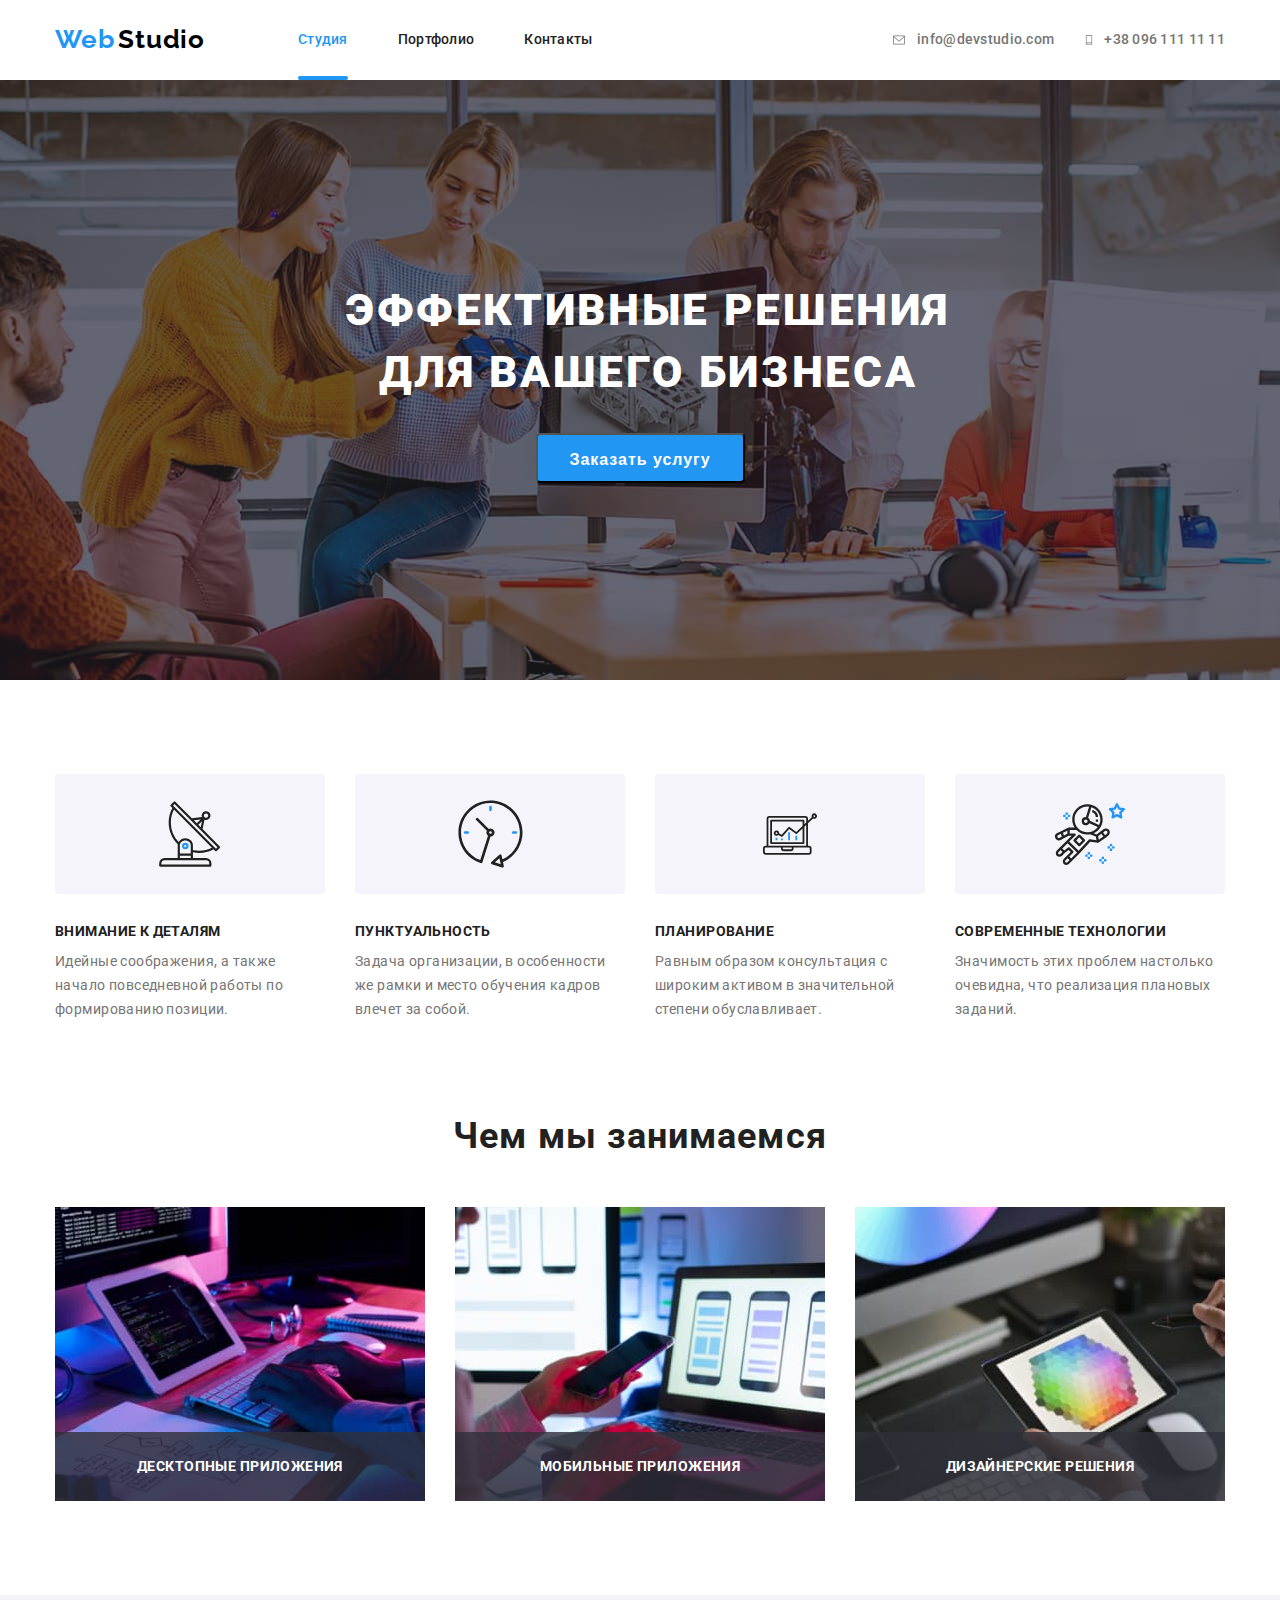
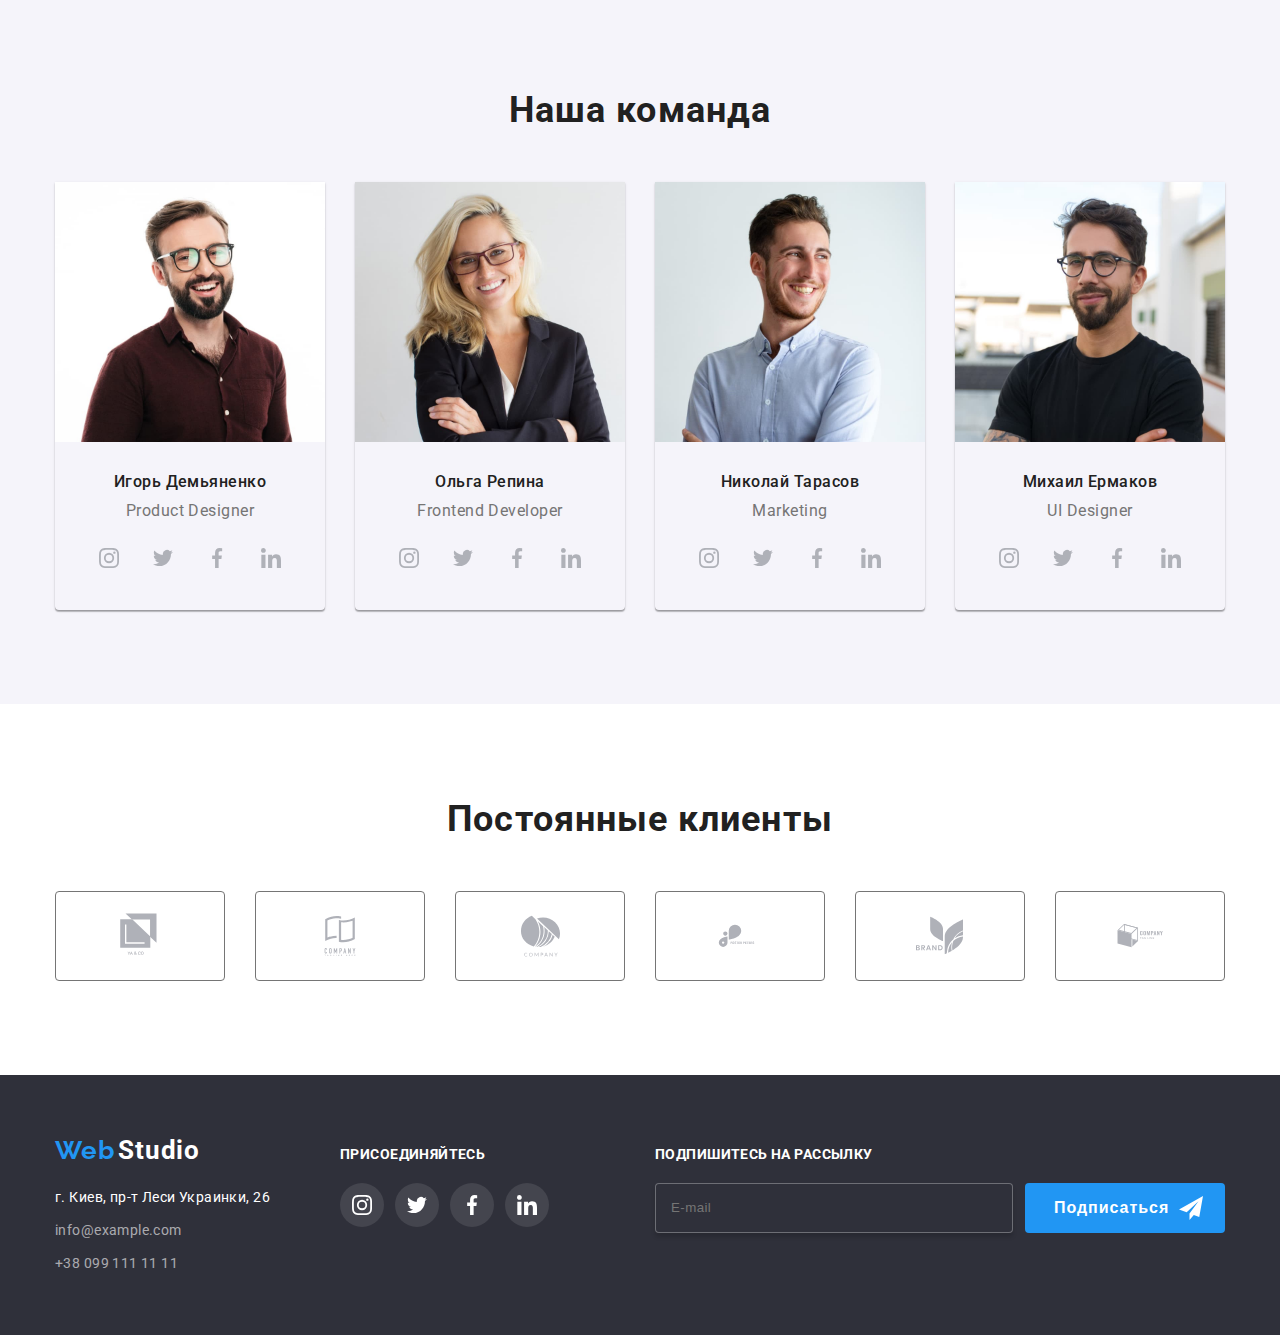
<file: index.html>
<!DOCTYPE html>
<html lang="en">
	<head>
		<meta charset="UTF-8" />
		<meta name="viewport" content="width=device-width, initial-scale=1.0" />
		<meta http-equiv="X-UA-Compatible" content="ie=edge" />
		<title>Web Studio</title>
		<link
		href="https://fonts.googleapis.com/css2?family=Raleway:wght@700&family=Roboto:wght@400;500;700;900&display=swap"
		rel="stylesheet"
	/>
	<link rel="stylesheet" href="./css/common.css" />
	<link rel="stylesheet" href="./css/main.css" />
	</head>
	<body class="page-body">
		<!-- header of site -->
		<header>
			<div class="container_header">
			<nav class="logo">
				<a href="/" class="logo_link"><span class="logo_web">Web</span>
				<span class="logo_studio">Studio</span>
			</a>
				<ul class="navigation_menu list">
					<li class="navigation_menu_item"><a href="" class="navigation_menu_studio current navigation_menu--link ">Cтудия</a></li>
					<li class="navigation_menu_item"><a href="./portfolio.html" class="navigation_menu_portfolio">Портфолио</a></li>
					<li class="navigation_menu_item"><a href="" class="navigation_menu_contact">Контакты</a></li>
				</ul>
			</nav>
			<!-- mail+tel -->
			<ul class="navigation_info list">
				<li class="navigation_info_item">
					<a href="mailto:info@devstudio.com" class="navigation_mail">
						<svg class="navigation_info_item--mail" width="16" height="12">
							<use href="./image/sprite.svg#icon-mail"></use>
						</svg>
						info@devstudio.com </a>
				</li>
				<li class="navigation_info_item">
					<a href="tel:+380961111111" class="navigation_tel">
						<svg class="navigation_info_item--phone" width="10" height="16">
							<use href="./image/sprite.svg#icon-phone_header"></use>
						</svg>
						+38 096 111 11 11 </a>
				</li>
			</ul>
		</div>
		</header>

		<!-- For banner -->
		<main>
			<section class="hero">
				<div class="hero_container">
				<h1 class="hero_title">эффективные решения для вашего бизнеса</h1>
				<button class="hero_button" data-modal-open>Заказать услугу</button>
			</div>
			</section>

			<!-- Преимущества -->
			<section class="characteristics">
				<div class="cheracteristics_container">
					<h2 class="characteristics_title">Характеристики</h2>
					<ul class="characteristics_list">
						<li class="characteristics_item">
							<div class="characterictics_item__icon">
								<svg class="characteristics_item__icon1" width="65.32" height="70">
									<use href="./image/sprite.svg#icon-antenna"></use>
								</svg>
							</div>
							<h3 class="characteristics_subtitle">Внимание к деталям</h3>
							<p class="characteristics_text">
								Идейные соображения, а также начало повседневной работы по
								формированию позиции.
							</p>
						</li>
						<li class="characteristics_item">
							<div class="characterictics_item__icon">
								<svg class="characteristics_item__icon2" width="67" height="70">
									<use href="./image/sprite.svg#icon-clock"></use>
								</svg>
							</div>
							<h3 class="characteristics_subtitle">Пунктуальность</h3>
							<p class="characteristics_text">
								Задача организации, в особенности же рамки и место обучения кадров
								влечет за собой.
							</p>
						</li>
						<li class="characteristics_item">
							<div class="characterictics_item__icon">
								<svg class="characteristics_item__icon3" width="70" height="54">
									<use href="./image/sprite.svg#icon-diagram"></use>
								</svg>
							</div>
							<h3 class="characteristics_subtitle">Планирование</h3>
							<p class="characteristics_text">
								Равным образом консультация с широким активом в значительной
								степени обуславливает.
							</p>
						</li>
						<li class="characteristics_item">
							<div class="characterictics_item__icon">
								<svg class="characteristics_item__icon4" width="70" height="70">
									<use href="./image/sprite.svg#icon-astronaut"></use>
								</svg>
							</div>
							<h3 class="characteristics_subtitle">Современные технологии</h3>
							<p class="characteristics_text">
								Значимость этих проблем настолько очевидна, что реализация
								плановых заданий.
							</p>
						</li>
					</ul>
				</div>
			</section>

			<!-- our work -->
			<!-- what are we doing? -->
			<section class="our_work">
				<div class="our_work_container">
					<h2 class="our_work_title">Чем мы занимаемся</h2>
					<ul class="our_work_list">
						<li class="our_work_item">
							<img src="./image/do_1.jpg" alt="ноут" width="370" height="294" class="our_work_item--image" />
							<h3 class="our_work_subtitle">Десктопные приложения</h3>
						</li>
						<li class="our_work_item">
							<img src="./image/do_2.jpg" alt="телефон" width="370" height="294" class="our_work_item--image" />
							<h3 class="our_work_subtitle">Мобильные приложения</h3>
						</li>
						<li class="our_work_item">
							<img src="./image/do_3.jpg" alt="монитор" width="370" height="294" class="our_work_item--image" />
							<h3 class="our_work_subtitle">Дизайнерские решения</h3>
						</li>
					</ul>
				</div>
			</section>

			<!-- our team-->
			<!-- our team-->
		<section class="team">
				<div class="team_container">
					<h2 class="team_title">Наша команда</h2>
					<ul class="team_list">
						<li class="team_item">
							<img class="team_foto" src="./image/igor.jpg" alt="фото ігора" width="270" height="260" />
							<h3 class="team_name">Игорь Демьяненко</h3>
							<p class="team_job">Product Designer</p>
							<ul class="team-socials">
								<li class="team-socials__list">
									<a href="" class="team-socials__page">
										<svg class="team-social__page--link">
											<use href="./image/sprite.svg#icon-instagram"></use>
										</svg>
									</a>
								</li>
								<li class="team-socials__list">
									<a href="" class="team-socials__page">
										<svg class="team-social__page--link">
											<use href="./image/sprite.svg#icon-twitter"></use>
										</svg>
									</a>
								</li>
								<li class="team-socials__list">
									<a href="" class="team-socials__page">
										<svg class="team-social__page--link">
											<use href="./image/sprite.svg#icon-facebook"></use>
										</svg>
									</a>
								</li>
								<li class="team-socials__list">
									<a href="" class="team-socials__page">
										<svg class="team-social__page--link">
											<use href="./image/sprite.svg#icon-linkedin"></use>
										</svg>
									</a>
								</li>
							</ul>
						</li>
			
						<li class="team_item">
							<img class="team_foto" src="./image/olga.jpg" alt="фото марти" width="270" height="260" />
							<h3 class="team_name">Ольга Репина</h3>
							<p class="team_job">Frontend Developer</p>
							<ul class="team-socials">
								<li class="team-socials__list">
									<a href="" class="team-socials__page">
										<svg class="team-social__page--link">
											<use href="./image/sprite.svg#icon-instagram"></use>
										</svg>
									</a>
								</li>
								<li class="team-socials__list">
									<a href="" class="team-socials__page">
										<svg class="team-social__page--link">
											<use href="./image/sprite.svg#icon-twitter"></use>
										</svg>
									</a>
								</li>
								<li class="team-socials__list">
									<a href="" class="team-socials__page">
										<svg class="team-social__page--link">
											<use href="./image/sprite.svg#icon-facebook"></use>
										</svg>
									</a>
								</li>
								<li class="team-socials__list">
									<a href="" class="team-socials__page">
										<svg class="team-social__page--link">
											<use href="./image/sprite.svg#icon-linkedin"></use>
										</svg>
									</a>
								</li>
							</ul>
						</li>
			
						<li class="team_item">
							<img class="team_foto" src="./image/nikola.jpg" alt="фото роберта" width="270" height="260" />
							<h3 class="team_name">Николай Тарасов</h3>
							<p class="team_job">Marketing</p>
							<ul class="team-socials">
								<li class="team-socials__list">
									<a href="" class="team-socials__page">
										<svg class="team-social__page--link">
											<use href="./image/sprite.svg#icon-instagram"></use>
										</svg>
									</a>
								</li>
								<li class="team-socials__list">
									<a href="" class="team-socials__page">
										<svg class="team-social__page--link">
											<use href="./image/sprite.svg#icon-twitter"></use>
										</svg>
									</a>
								</li>
								<li class="team-socials__list">
									<a href="" class="team-socials__page">
										<svg class="team-social__page--link">
											<use href="./image/sprite.svg#icon-facebook"></use>
										</svg>
									</a>
								</li>
								<li class="team-socials__list">
									<a href="" class="team-socials__page">
										<svg class="team-social__page--link">
											<use href="./image/sprite.svg#icon-linkedin"></use>
										</svg>
									</a>
								</li>
							</ul>
			
						</li>
			
						<li class="team_item">
							<img class="team_foto" src="./image/mihail.jpg" alt="фото мартина" width="270" height="260" />
							<h3 class="team_name">Михаил Ермаков</h3>
							<p class="team_job">UI Designer</p>
							<ul class="team-socials">
								<li class="team-socials__list">
									<a href="" class="team-socials__page">
										<svg class="team-social__page--link">
											<use href="./image/sprite.svg#icon-instagram"></use>
										</svg>
									</a>
								</li>
								<li class="team-socials__list">
									<a href="" class="team-socials__page">
										<svg class="team-social__page--link">
											<use href="./image/sprite.svg#icon-twitter"></use>
										</svg>
									</a>
								</li>
								<li class="team-socials__list">
									<a href="" class="team-socials__page">
										<svg class="team-social__page--link">
											<use href="./image/sprite.svg#icon-facebook"></use>
										</svg>
									</a>
								</li>
								<li class="team-socials__list">
									<a href="" class="team-socials__page">
										<svg class="team-social__page--link">
											<use href="./image/sprite.svg#icon-linkedin"></use>
										</svg>
									</a>
								</li>
							</ul>
						</li>
					</ul>
				</div>
		</section>

			<!-- our_clients -->
		<section class="section-clients">
				<div class="clients">
					<h2 class="clients__title">Постоянные клиенты</h2>
					<ul class="regular-clients">
						<li class="regular-clients__item">
							<a href="" class="regular-clients__link">
								<svg class="regular-clients__icon--client" width="44.27px" height="49.23px">
									<use href="./image/sprite.svg#icon-client_1"></use>
								</svg>
							</a>
						</li>
						<li class="regular-clients__item">
							<a href="" class="regular-clients__link">
								<svg class="regular-clients__icon--client" width="40px" height="52px">
									<use href="./image/sprite.svg#icon-client_2"></use>
								</svg>
							</a>
						</li>
						<li class="regular-clients__item">
							<a href="" class="regular-clients__link">
								<svg class="regular-clients__icon--client" width="41px" height="42.6px">
									<use href="./image/sprite.svg#icon-client_3"></use>
								</svg>
							</a>
						</li>
						<li class="regular-clients__item">
							<a href="" class="regular-clients__link">
								<svg class="regular-clients__icon--client" width="79.66" height="42">
									<use href="./image/sprite.svg#icon-client_4" ></use>
								</svg>
							</a>
						</li>
						<li class="regular-clients__item">
							<a href="" class="regular-clients__link">
								<svg class="regular-clients__icon--client" width="59px" height="47px">
									<use href="./image/sprite.svg#icon-client_5"></use>
								</svg>
							</a>
						</li>
						<li class="regular-clients__item">
							<a href="" class="regular-clients__link">
								<svg class="regular-clients__icon--client" width="88.48px" height="45.44">
									<use href="./image/sprite.svg#icon-client_6"></use>
								</svg>
							</a>
						</li>
					</ul>
				</div>
		</section>
		</main>


		<!-- footer -->
		<footer class="footer-color">
			<div class="container_footer">
				<div class="container_foter--link">
				<a href="" class="footer_link"><span class="logo_web list">Web</span>
					<span class="logo_studio_white list">Studio</span>
				</a>
				<address class="address">
					<ul class="address_menu">
						<li class="address_list"><a href="" class="address_street">г. Киев, пр-т Леси Украинки, 26</a></li>	
						<li class="address_list"><a href="mailto:info@devstudio.com" class="address_mail">info@example.com </a></li>
						<li class="address_list"><a href="tel:+380961111111" class="address_tel">+38 099 111 11 11</a></li>	
				</ul>
				</address>
			</div>

			<div class="add">
				<b class="add__title">присоединяйтесь</b>
				<ul class="add-social-site">
					<li class="add-sotial-site__item">
						<a href="" class="add-social-site__socials">
							<svg class="add-social-site__icon" width="20" height="20">
								<use href="./image/sprite.svg#icon-instagram_fotter"></use>
							</svg>
						</a>
					</li>
					<li class="add-sotial-site__item">
						<a href="" class="add-social-site__socials">
							<svg class="add-social-site__icon" width="20" height="20">
								<use href="./image/sprite.svg#icon-twitter_fotter"></use>
							</svg>
						</a>
					</li>
					<li class="add-sotial-site__item">
						<a href="" class="add-social-site__socials">
							<svg class="add-social-site__icon" width="20" height="20">
								<use href="./image/sprite.svg#icon-facebook_fotter"></use>
							</svg>
						</a>
					</li>
					<li class="add-sotial-site__item">
						<a href="" class="add-social-site__socials">
							<svg class="add-social-site__icon" width="20" height="20">
								<use href="./image/sprite.svg#icon-linkedin_fotter"></use>
							</svg>
						</a>
					</li>
				</ul>
			</div>

			<!-- Подпись -->
			<div class="sign">
				<b class="sign__title">подпишитесь на рассылку</b>
				<form class="sign__form">
					<input class="sign__email" type="email" name="email" placeholder="E-mail" />
					<button class="sign__button" type="submit">
						Подписаться
						<svg class="sign-link__icon" width="24" height="24">
							<use href="./image/sprite.svg#icon-send"></use>
						</svg>
					</button>
			</div>
			</div>
			</div>
			</div>

		</footer>

		<!-- модальное окно -->
		<div class="backdrop is-hidden" data-modal>
			<form action=""></form>
			<form class="modal">
				<button class="modal-close" data-modal-close>
					<svg class="modal__button" width="11" height="11">
						<use href="./image/sprite.svg#icon-close"></use>
					</svg>
				</button>

				<b class="modal__title">Оставьте свои данные, мы вам перезвоним</b>
				<label class="modal__label">
					<input class="modal__name" placeholder=" " type="text" name="name" />
					<svg class="modal__icon" width="18" height="18">
						<use href="./image/sprite.svg#icon-people"></use>
					</svg>
					<span class="modal__text">Имя</span>
				</label>
				<label class="modal__label">
					<input class="modal__name" placeholder=" " type="tel" name="tel" />
					<svg class="modal__icon" width="18" height="18">
						<use href="./image/sprite.svg#icon-phone"></use>
					</svg>
					<span class="modal__text">Телефон</span>
				</label>
				<label class="modal__label">
					<input class="modal__name" placeholder=" " type="email" name="email" />
					<svg class="modal__icon" width="18" height="18">
						<use href="./image/sprite.svg#icon-latter"></use>
					</svg>
					<span class="modal__text">Почта</span>
				</label>
				<label class="modal__label">
					<textarea class="modal__comments" name="comments" placeholder=" ">
										</textarea>
					<span class="modal__comments--name">Комментарий</span>
				</label>
				<label class="modal__agreement">
					<input type="checkbox" name="agreement" class="modal__agreement--check" />
					<span class="modal__custom--check"></span>
					<span>Соглашаюсь с рассылкой и принимаю
						<a href="" class="modal__conditions">Условия договора</a>
					</span>
				</label>
				<button class="button hero_button">Отправить</button>
			</form>
		</div>
		

		<!-- скрипт для модального окна -->
		<script src="./js/modal.js"></script>
	</body>
</html>
</file>
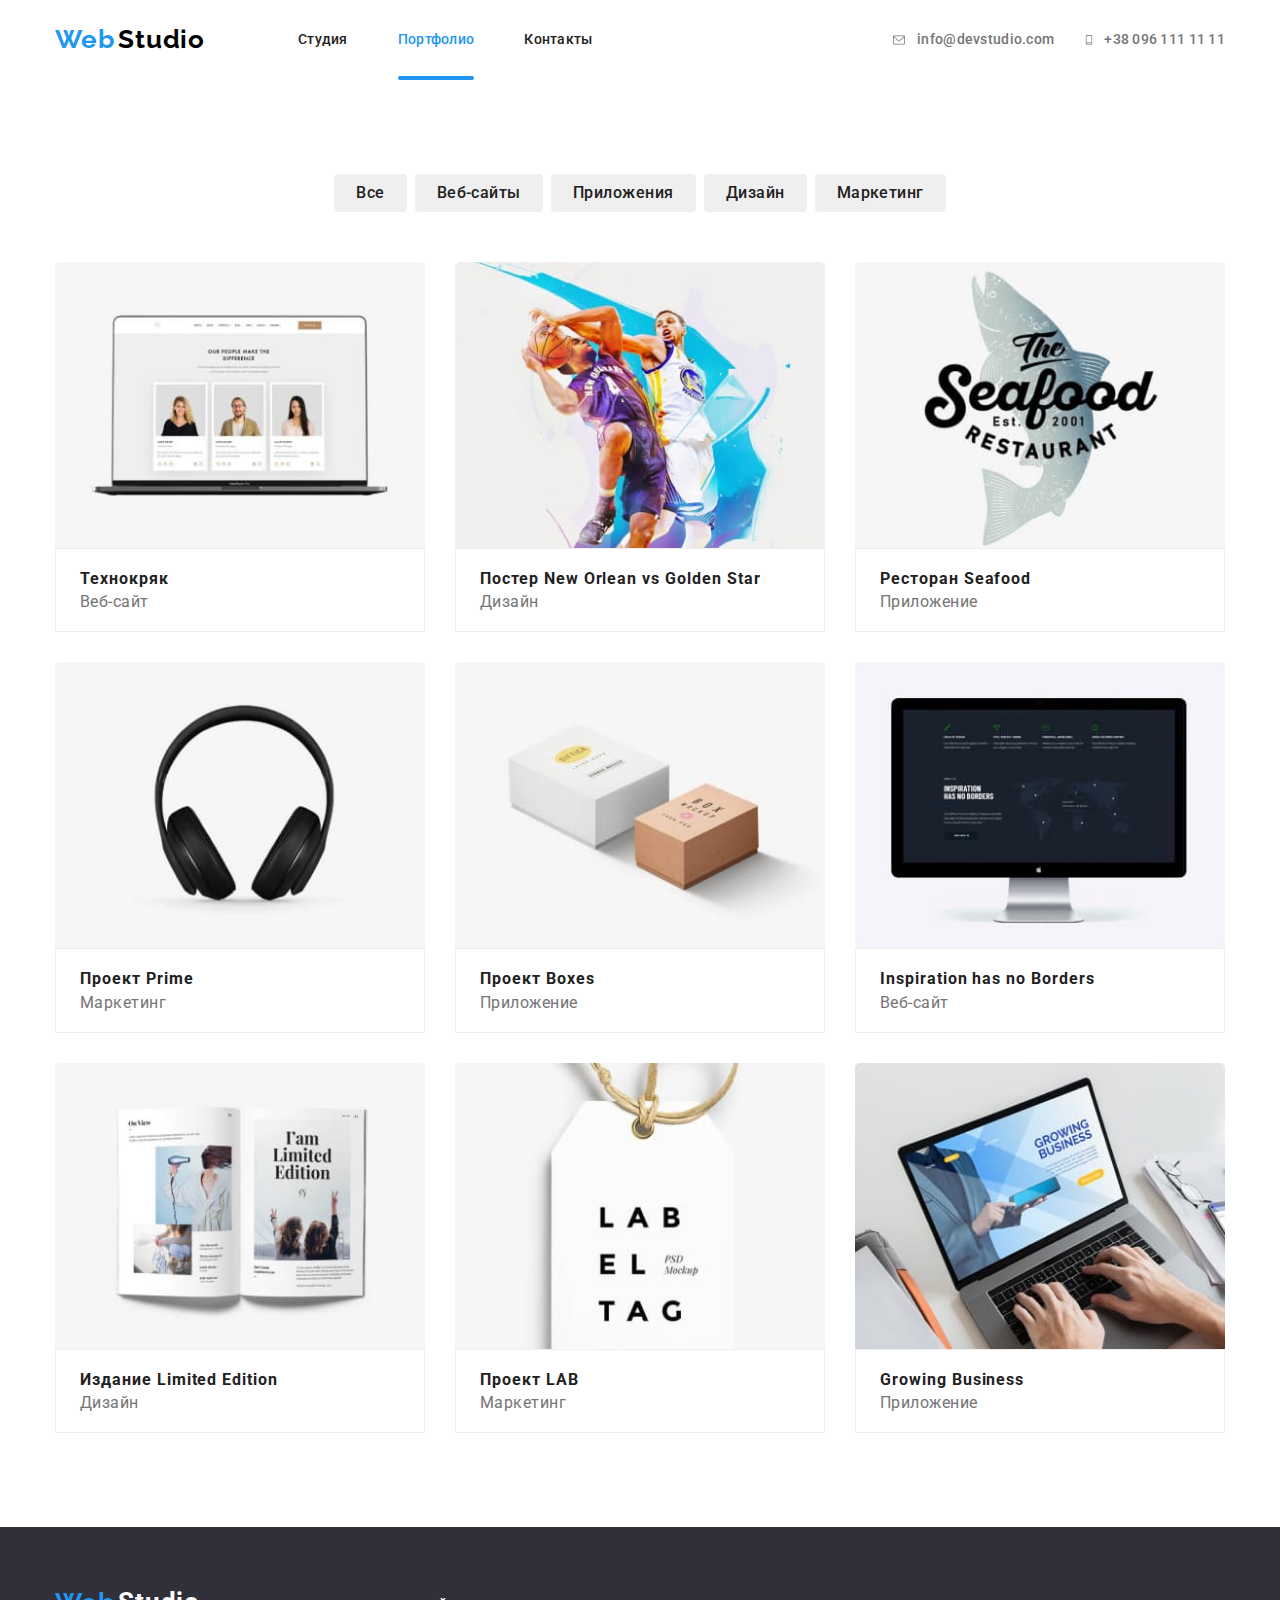
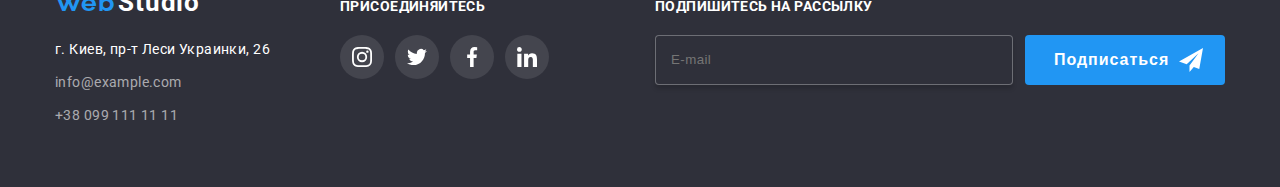
<file: portfolio.html>
<!DOCTYPE html>
<html lang="ru">
	<head>
		<meta charset="UTF-8" />
		<meta name="viewport" content="width=device-width, initial-scale=1.0" />
		<title>Web Studio</title>
		<link
			href="https://fonts.googleapis.com/css2?family=Raleway:wght@700&family=Roboto:wght@400;500;700;900&display=swap"
			rel="stylesheet"
		/>
		<link rel="stylesheet" href="./css/common.css" />
		<link rel="stylesheet" href="./css/portfolio.css" />
	</head>

	<body class="page-body">
		<!-- header of site -->
		<header>
			<div class="container_header">
			<nav class="logo">
				<a href="/" class="logo_link"><span class="logo_web">Web</span>
				<span class="logo_studio">Studio</span>
			</a>
				<ul class="navigation_menu list">
					<li class="navigation_menu_item"><a href="./index.html" class="navigation_menu_studio">Cтудия</a></li>
					<li class="navigation_menu_item"><a href="./portfolio.html" class="navigation_menu_portfolio current navigation_menu--link">Портфолио</a></li>
					<li class="navigation_menu_item"><a href="" class="navigation_menu_contact">Контакты</a></li>
				</ul>
			</nav>
			<!-- mail+tel -->
			<ul class="navigation_info list">
				<li class="navigation_info_item">
					<a href="mailto:info@devstudio.com" class="navigation_mail">
						<svg class="navigation_info_item--mail" width="16" height="12">
							<use href="./image/sprite.svg#icon-mail"></use>
						</svg>
						info@devstudio.com </a>
				</li>
				<li class="navigation_info_item">
					<a href="tel:+380961111111" class="navigation_tel">
						<svg class="navigation_info_item--phone" width="10" height="16">
							<use href="./image/sprite.svg#icon-phone_header"></use>
						</svg>
						+38 096 111 11 11 </a>
				</li>
			</ul>
		</div>
		</header>

		<!-- For banner -->
		<main>
			<section>
				<div class="portfolio_container">
				<h1 class="portfolio_title">Наши проэкты</h1>
				<ul class="button">
					<li class="button_item"><button type="button" class="button_item--list">Все</button></li>
					<li class="button_item"><button type="button" class="button_item--list">Веб-сайты</button></li>
					<li class="button_item"><button type="button" class="button_item--list">Приложения</button></li>
					<li class="button_item"><button type="button" class="button_item--list">Дизайн</button></li>
					<li class="button_item"><button type="button" class="button_item--list">Маркетинг</button></li>
				</ul>

				<ul class="progect_list">
					<li class="progect_item">
						<a href="" class="progect_link">	
							<div class="progect_img">
							<img src="./image/technokriak.jpg" alt="Технокряк" class="progect_card" />
							</div>
							<div class="progect_text">
								<h2 class="progect_name">Технокряк</h2>
								<p class="progect_title">Веб-сайт</p>
								<p class="progect-desc">
									Технокряк это современная площадка распространения
									коронавируса. Компании используют эту платформу для цифрового
									шпионажа и атак на защищённые сервера конкурентов.
								</p>
							</div>
						</a>
					</li>
				
					<li class="progect_item">
						<a href="" class="progect_link">
							<div class="progect_img">
							<img src="./image/orlean.jpg" alt="Постер New Orlean" class="progect_card"/>
						</div>
							<div class="progect_text">
								<h2 class="progect_name">Постер New Orlean vs Golden Star</h2>
								<p class="progect_title">Дизайн</p>
								<p class="progect-desc">
									Технокряк это современная площадка распространения
									коронавируса. Компании используют эту платформу для цифрового
									шпионажа и атак на защищённые сервера конкурентов.
								</p>
							</div>
						</a>
					</li>
				
					<li class="progect_item">
						
						<a href="" class="progect_link">
							<div class="progect_img">
							<img src="./image/seafood.jpg" alt="Ресторан Seafood" class="progect_card" />
						</div>
							<div class="progect_text">
								<h2 class="progect_name">Ресторан Seafood</h2>
								<p class="progect_title">Приложение</p>
								<p class="progect-desc">
									Технокряк это современная площадка распространения
									коронавируса. Компании используют эту платформу для цифрового
									шпионажа и атак на защищённые сервера конкурентов.
								</p>
							</div>
						</a>
					</li>
					<li class="progect_item">
						
						<a href="" class="progect_link">
							<div class="progect_img">
							<img src="./image/air.jpg" alt="Наушники" class="progect_card" />
							</div>
							<div class="progect_text">
								<h2 class="progect_name">Проект Prime</h2>
								<p class="progect_title">Маркетинг</p>
								<p class="progect-desc">
									Технокряк это современная площадка распространения
									коронавируса. Компании используют эту платформу для цифрового
									шпионажа и атак на защищённые сервера конкурентов.
								</p>
							</div>
						</a>
					</li>
					<li class="progect_item">
						
							<a href="" class="progect_link">
								<div class="progect_img">
								<img src="./image/box.jpg" alt="Короба" class="progect_card" />
						</div>
						
							<div class="progect_text">
								<h2 class="progect_name">Проект Boxes</h2>
								<p class="progect_title">Приложение</p>
								<p class="progect-desc">
									Технокряк это современная площадка распространения
									коронавируса. Компании используют эту платформу для цифрового
									шпионажа и атак на защищённые сервера конкурентов.
								</p>
							</div>
						</a>
					</li>
					<li class="progect_item">
						<a href="" class="progect_link">
							<div class="progect_img">
							<img src="./image/monitor.jpg" alt="Монитор" class="progect_card" />
						</div>
						
							<div class="progect_text">
								<h2 class="progect_name">Inspiration has no Borders</h2>
								<p class="progect_title">Веб-сайт</p>
								<p class="progect-desc">
									Технокряк это современная площадка распространения
									коронавируса. Компании используют эту платформу для цифрового
									шпионажа и атак на защищённые сервера конкурентов.
								</p>
							</div>
						</a>
					</li>
					<li class="progect_item">
						<a href="" class="progect_link">
							<div class="progect_img">
								<img src="./image/book.jpg" alt="Книги" class="progect_card" />
						</div>
						
							<div class="progect_text">
								<h2 class="progect_name">Издание Limited Edition</h2>
								<p class="progect_title">Дизайн</p>
								<p class="progect-desc">
									Технокряк это современная площадка распространения
									коронавируса. Компании используют эту платформу для цифрового
									шпионажа и атак на защищённые сервера конкурентов.
								</p>
							</div>
						</a>
					</li>
					<li class="progect_item">
						<a href="" class="progect_link">
							<div class="progect_img">
							<img src="./image/lab.jpg" alt="Лэйба" class="progect_card" />
						</div>
						
							<div class="progect_text">
								<h2 class="progect_name">Проект LAB</h2>
								<p class="progect_title">Маркетинг</p>
								<p class="progect-desc">
									Технокряк это современная площадка распространения
									коронавируса. Компании используют эту платформу для цифрового
									шпионажа и атак на защищённые сервера конкурентов.
								</p>
							</div>
						</a>
					</li>
					<li class="progect_item">
						<a href="" class="progect_link">
							<div class="progect_img">
								<img src="./image/laptop.jpg" alt="Ноут" class="progect_card"/>
						</div>
						
							<div class="progect_text">
								<h2 class="progect_name">Growing Business</h2>
								<p class="progect_title">Приложение</p>
								<p class="progect-desc">
									Технокряк это современная площадка распространения
									коронавируса. Компании используют эту платформу для цифрового
									шпионажа и атак на защищённые сервера конкурентов.
								</p>
							</div>
						</a>
					</li>
				</ul>
				</div>
				</section>
				</main>

		
	<!-- footer -->
	<footer class="footer-color">
		<div class="container_footer">
			<div class="container_foter--link">
				<a href="" class="footer_link"><span class="logo_web list">Web</span>
					<span class="logo_studio_white list">Studio</span>
				</a>
				<address class="address">
					<ul class="address_menu">
						<li class="address_list"><a href="" class="address_street">г. Киев, пр-т Леси Украинки, 26</a></li>
						<li class="address_list"><a href="mailto:info@devstudio.com" class="address_mail">info@example.com
							</a></li>
						<li class="address_list"><a href="tel:+380961111111" class="address_tel">+38 099 111 11 11</a></li>
					</ul>
				</address>
			</div>
	
			<div class="add">
				<b class="add__title">присоединяйтесь</b>
				<ul class="add-social-site">
					<li class="add-sotial-site__item">
						<a href="" class="add-social-site__socials">
							<svg class="add-social-site__icon" width="20" height="20">
								<use href="./image/sprite.svg#icon-instagram_fotter"></use>
							</svg>
						</a>
					</li>
					<li class="add-sotial-site__item">
						<a href="" class="add-social-site__socials">
							<svg class="add-social-site__icon" width="20" height="20">
								<use href="./image/sprite.svg#icon-twitter_fotter"></use>
							</svg>
						</a>
					</li>
					<li class="add-sotial-site__item">
						<a href="" class="add-social-site__socials">
							<svg class="add-social-site__icon" width="20" height="20">
								<use href="./image/sprite.svg#icon-facebook_fotter"></use>
							</svg>
						</a>
					</li>
					<li class="add-sotial-site__item">
						<a href="" class="add-social-site__socials">
							<svg class="add-social-site__icon" width="20" height="20">
								<use href="./image/sprite.svg#icon-linkedin_fotter"></use>
							</svg>
						</a>
					</li>
				</ul>
			</div>
		<!-- Подпись -->
		<div class="sign">
			<b class="sign__title">подпишитесь на рассылку</b>
			<form class="sign__form">
				<input class="sign__email" type="email" name="email" placeholder="E-mail" />
				<button class="sign__button" type="submit">
					Подписаться
					<svg class="sign-link__icon" width="24" height="24">
						<use href="./image/sprite.svg#icon-send"></use>
					</svg>
				</button>
		</div>
		</div>
		</div>
		</div>
	
	</footer>
	</body>
	
	</html>
</file>
<file: css/common.css>
:root {
  --primary-text-color: #212121;
  --title-text-color: #757575;
  --accent-color: #2196f3;
  --logo-color: #000000;
  --primary-white-color: #ffffff;
  --footer-fon-color: #2f303a;
}

html {
  box-sizing: border-box;
}

*,
*::before,
*::after {
  box-sizing: inherit;
}

img {
  display: block;
  box-sizing: inherit;
}

.list {
  list-style: none;
}

a {
  list-style: none;
  text-decoration: none;
}

.container_header {
  margin-left: auto;
  margin-right: auto;
  padding-left: 15px;
  padding-right: 15px;
  width: 1200px;
  /* outline: 2px solid tomato; */
  display: flex;
  align-items: center;
  border-bottom: 1px solid var(--line-color);
}

.page-body {
  color: var(--primary-text-color);
  background-color: var(--primary-white-color);
  font-family: Roboto, sans-serif;
  padding: 0;
  margin: 0;
}

.footer-color {
  background-color: var(--footer-fon-color);
}

.logo {
  display: flex;
  align-items: center;
}

.logo_link {
  text-decoration: none;
  margin-right: 93px;
}

.logo_web {
  padding-top: 24px;
  padding-bottom: 25px;
  color: var(--accent-color);
  font-family: Raleway;
  letter-spacing: 0.03em;
  font-weight: 700;
  font-size: 26px;
  line-height: 1.2;
  text-decoration: none;
}

.logo_studio {
  padding-top: 24px;
  padding-bottom: 25px;
  color: var(--logo-color);
  font-family: Raleway;
  letter-spacing: 0.03em;
  font-weight: 700;
  font-size: 26px;
  line-height: 1.2;
  letter-spacing: 0.03em;
  text-decoration: none;
}

.logo_studio_white {
  color: var(--primary-white-color);
  font-weight: 700;
  font-size: 26px;
  padding: 0;

  line-height: 1.2;
  letter-spacing: 0.03em;
  text-decoration: none;
}

.logo_web.list {
  padding: 0;
}

/* site nav */
.navigation_menu {
  display: flex;
  margin: 0;
  padding: 0;
  font-style: normal;
  font-weight: 500;
  font-size: 14px;
  line-height: 1.14;
  letter-spacing: 0.02em;
}

.navigation_menu--link::after {
  position: absolute;
  content: "";
  bottom: 0;
  left: 0;
  width: 100%;
  background-color: var(--accent-color);
  height: 4px;
  border-radius: 2px;
}

.navigation_menu_studio,
.navigation_menu_portfolio {
  position: relative;
}

.navigation_menu_item:not(:last-child) {
  margin-right: 50px;
}

.navigation_menu_studio,
.navigation_menu_portfolio,
.navigation_menu_contact {
  display: block;
  padding-top: 32px;
  padding-bottom: 32px;

  color: var(--primary-text-color);
  text-decoration: none;
  font-weight: 500;
  font-size: 14px;
  line-height: 1.12;
  letter-spacing: 0.02em;
  transition: color 250ms cubic-bezier(0.4, 0, 0.2, 1);
}

.navigation_menu_studio:hover,
.navigation_menu_studio:focus {
  color: var(--accent-color);
  font-weight: 500;
  font-size: 14px;
  line-height: 1.12;
  letter-spacing: 0.02em;
}

.navigation_menu_portfolio:hover,
.navigation_menu_portfolio:focus {
  color: var(--accent-color);
  font-weight: 500;
  font-size: 14px;
  line-height: 1.1;
  letter-spacing: 0.02em;
}

.navigation_menu_contact:hover,
.navigation_menu_contact:focus {
  color: var(--accent-color);
  font-weight: 500;
  font-size: 14px;
  line-height: 1.1;
  letter-spacing: 0.02em;
}
/* mail+tel */

.navigation_info {
  display: flex;
  align-items: center;
  margin-left: auto;
  margin-top: 0;
  margin-bottom: 0;
  padding: 0;
}

.navigation_info_item {
  font-weight: 500;
  font-size: 14px;
  line-height: 1.14;
  letter-spacing: 0.02em;
}

.navigation_info_item:not(:last-child) {
  margin-right: 30px;
}

.navigation_mail,
.navigation_tel {
  padding-top: 32px;
  padding-bottom: 32px;
  display: flex;
  align-items: center;

  color: var(--title-text-color);
  font-weight: 500;
  font-size: 14px;
  line-height: 1.1;
  letter-spacing: 0.02em;
  text-decoration: none;
  transition: color 250ms cubic-bezier(0.4, 0, 0.2, 1);
}

.navigation_menu_studio.current,
.navigation_menu_portfolio.current {
  color: var(--accent-color);
}

.navigation_mail:hover,
.navigation_mail:focus,
.navigation_tel:hover,
.navigation_tel:focus {
  color: var(--accent-color);
  fill: var(--accent-color);
}

.navigation_info_item--mail {
  margin-right: 10px;
  fill: currentColor;
}

.navigation_info_item--phone {
  margin-right: 10px;
  fill: currentColor;
}

.navigation_info_item {
  transition: fill 250ms cubic-bezier(0.4, 0, 0.2, 1);
}

.navigation_info_item:hover,
.navigation_info_item:focus {
  fill: var(--accent-color);
}

/* contact */
.address_menu {
  text-decoration: none;
  list-style: none;
  font-style: normal;
  margin: 0;
  padding: 0;
}

.address_list:not(:last-child) {
  margin-bottom: 9px;
}

.address_street {
  color: var(--primary-white-color);
  font: Roboto;
  font-weight: 400;
  font-size: 14px;
  line-height: 1.7;
  letter-spacing: 0.03em;
  list-style: none;
  text-decoration: none;
  margin-bottom: 9px;
}

.address_mail {
  color: rgba(255, 255, 255, 0.6);
  font-weight: 400;
  font-size: 14px;
  line-height: 1.7;
  letter-spacing: 0.03em;
  list-style: none;
  text-decoration: none;
  margin-bottom: 9px;
}

.address_tel {
  color: rgba(255, 255, 255, 0.6);
  font-weight: 400;
  font-size: 14px;
  line-height: 1.7;
  letter-spacing: 0.03em;
  list-style: none;
  text-decoration: none;
}

.container_footer {
  margin-left: auto;
  margin-right: auto;
  padding-left: 15px;
  padding-right: 15px;
  padding-top: 60px;
  padding-bottom: 60px;
  width: 1200px;
  /* outline: 2px solid tomato; */
  display: flex;
  align-items: baseline;
  border-bottom: 1px solid var(--line-color);
}

.container_foter--link {
  margin-right: 70px;
}

.footer_link {
  text-decoration: none;
  display: block;
  margin-bottom: 20px;
}

.add {
  display: inline-block;
  margin-right: 93px;
}

.add__title {
  display: block;
  margin-bottom: 20px;
  color: var(--primary-white-color);
  font-weight: 700;
  font-size: 14px;
  line-height: 1.14;
  letter-spacing: 0.03em;
  text-transform: uppercase;
}

.add-social-site {
  display: flex;
  list-style: none;
  margin: 0;
  padding: 0;
  height: 44px;
}

.add-sotial-site__item:not(:last-child) {
  margin-right: 11px;
}

.add-sotial-site__item {
  cursor: pointer;
  background-color: rgba(255, 255, 255, 0.1);
  border-radius: 50%;
  transition: background-color 250ms cubic-bezier(0.4, 0, 0.2, 1);
}

.add-social-site__icon {
  fill: var(--primary-white-color);
}

.add-social-site__socials {
  width: 44px;
  height: 44px;
  border-radius: 50%;
  display: flex;
  align-items: center;
  justify-content: center;
  transition: background-color 250ms cubic-bezier(0.4, 0, 0.2, 1);
}

.add-sotial-site__item:hover {
  background-color: var(--accent-color);
}

.add-social-site__socials:focus {
  background-color: var(--accent-color);
  fill: var(--primary-white-color);
}

/* Подпишись footer */
.sign {
  margin-left: auto;
}

.sign__title {
  display: block;
  margin-bottom: 20px;
  color: var(--primary-white-color);
  font-weight: 700;
  font-size: 14px;
  line-height: 1.14;
  letter-spacing: 0.03em;
  text-transform: uppercase;
}

.sign__form {
  display: flex;
}

.sign__email {
  min-width: 358px;
  height: 50px;
  padding: 16px 15px;

  background-color: var(--footer-fon-color);
  border: 1px solid rgba(255, 255, 255, 0.3);
  box-shadow: 0px 4px 4px rgba(0, 0, 0, 0.15);
  border-radius: 4px;
  box-sizing: border-box;
  transition: border 250ms cubic-bezier(0.4, 0, 0.2, 1);
  outline: none;
  align-items: center;
  letter-spacing: 0.03em;
  line-height: 1.87;
}

.sign__email:focus {
  border: 1px solid var(--accent-color);
}

.sign__button {
  display: flex;
  border-width: 0;
  margin: 0;
  /* margin-left: 12px; */
  padding-top: 10px;
  padding-bottom: 10px;
  padding-left: 29px;
  cursor: pointer;

  min-width: 200px;
  height: 50px;
  border-radius: 4px;
  color: var(--primary-white-color);
  background-color: var(--accent-color);
  font-weight: 900;
  font-size: 16px;
  line-height: 1.87;
  letter-spacing: 0.06em;
  align-items: center;
  text-align: center;
}

.sign__form .sign__email + .sign__button {
  margin-left: 12px;
}

.sign-link__icon {
  margin-right: 13px;
  margin-left: 10px;
}
</file>
<file: css/main.css>
/* цвет основного текста #212121 */
/* вторичный цвет текста #757575 */
/* цвет лого #2196F3 */
/* цвет текста на баннере #FFFFFF */
/* цвет подписки футера rgba(255, 255, 255, 0.4) */
/* цвет фона вторичный #F5F4FA */
/* цвет фото футера */

:root {
  --primary-text-color: #212121;
  --title-text-color: #757575;
  --accent-color: #2196f3;
  --logo-color: #000000;
  --primary-white-color: #ffffff;
  --second-fon-color: #f5f4fa;
  --footer-fon-color: #2f303a;
}

a {
  list-style: none;
  text-decoration: none;
}

/* hero banner*/

.hero {
  max-width: 1600px;
  height: 600px;
  margin-left: auto;
  margin-right: auto;
  background-image: linear-gradient(
      rgba(47, 48, 58, 0.4),
      rgba(47, 48, 58, 0.4)
    ),
    url(../image/main_picture.jpg);
  background-repeat: no-repeat;
  background-size: cover;
  background-position: center;
  background-color: var(--footer-fon-color);
}

.hero_container {
  margin-left: auto;
  margin-right: auto;
  padding-left: 15px;
  padding-right: 15px;
  width: 1200px;
  height: 600px;
  /* outline: 2px solid tomato; */
  display: block;
  align-items: center;
  border-bottom: 1px solid var(--line-color);
  text-align: center;
  padding-bottom: 200px;
  padding-top: 200px;
}

.hero_title {
  width: 646px;
  margin-left: 270px;
  margin-right: 270px;
  margin-top: 0;
  margin-bottom: 30px;
  text-align: center;

  color: var(--primary-white-color);
  font-weight: 900;
  font-size: 44px;
  line-height: 1.4;
  letter-spacing: 0.06em;
  text-transform: uppercase;
}

.hero_button {
  display: inline-block;
  padding: 10px 32px;
  min-width: 200px;
  height: 50px;
  border-radius: 4px;

  color: var(--primary-white-color);
  background-color: var(--accent-color);
  font-weight: 700;
  font-size: 16px;
  line-height: 1.9;
  letter-spacing: 0.06em;
  align-items: center;
  text-align: center;
  text-decoration: none;
}

/* Characteristics */

.cheracteristics_container {
  margin-left: auto;
  margin-right: auto;
  padding-left: 15px;
  padding-right: 15px;
  padding-bottom: 94px;
  padding-top: 94px;
  width: 1200px;
  /* outline: 2px solid tomato; */
  display: block;
  align-items: center;
  border-bottom: 1px solid var(--line-color);
}

.characteristics_title {
  position: absolute;
  width: 1px;
  height: 1px;
  margin: -1px;
  border: 0;
  padding: 0;
  clip: rect(0 0 0 0);
  overflow: hidden;

  margin-bottom: 50px;
  color: var(--primary-text-color);
  font-weight: 700;
  font-size: 36px;
  line-height: 1.2;
  text-align: center;
  letter-spacing: 0.03em;
}

.characteristics_list {
  display: flex;
  text-decoration: none;
  list-style: none;
  margin: 0;
  padding: 0;
}

.characteristics_subtitle {
  padding: 0;
  margin: 0;
  margin-bottom: 10px;
  font-weight: 700;
  font-size: 14px;
  line-height: 1.14;
  letter-spacing: 0.03em;
  text-transform: uppercase;
  color: var(--primary-text-color);
}

.characteristics_text {
  color: var(--title-text-color);
  font-weight: 400;
  font-size: 14px;
  line-height: 1.7;
  letter-spacing: 0.03em;
  margin: 0;
  padding: 0;
}

.characteristics_list .characteristics_item {
  display: inline-block;
  width: calc((100% - 90px) / 4);
  /* background-color: green; */
}

.characteristics_list .characteristics_item:not(:last-child) {
  margin-right: 30px;
}

.characterictics_item__icon {
  width: 270px;
  height: 120px;
  margin: auto;
  display: flex;
  margin-bottom: 30px;
  align-items: center;
  justify-content: center;
  border-radius: 4px;
  background-color: var(--second-fon-color);
}

/* wwhat are we doing? */

.our_work_container {
  margin-left: auto;
  margin-right: auto;
  padding-left: 15px;
  padding-right: 15px;
  padding-bottom: 94px;
  width: 1200px;
  /* outline: 2px solid tomato; */
  display: block;
  align-items: center;
  border-bottom: 1px solid var(--line-color);
}

.our_work_title {
  margin: 0;
  padding: 0;
  margin-bottom: 50px;
  font-style: normal;
  font-weight: bold;
  font-size: 36px;
  line-height: 1.17;
  text-align: center;
  letter-spacing: 0.03em;
  color: var(--primary-text-color);
}

.our_work_list {
  list-style: none;
  margin: 0;
  padding: 0;
  display: flex;
}

.our_work_item {
  width: calc((100% - 60px) / 3);
  position: relative;
}

.our_work_item:not(:last-child) {
  margin-right: 30px;
}

.our_work_item--image {
  display: block;
  box-sizing: inherit;
}

.our_work_subtitle {
  position: absolute;
  bottom: 0;
  left: 0;
  width: 370px;

  background: rgba(47, 48, 58, 0.8);
  border-bottom: rgba(23, 25, 46, 0.8);
  border-bottom-left-radius: 4px;

  margin: 0;
  padding: 27px 0;
  color: var(--primary-white-color);
  font-weight: 700;
  font-size: 14px;
  line-height: 1.14;
  letter-spacing: 0.03em;
  text-transform: uppercase;
  text-align: center;
}

/* employees */
.team {
  background-color: var(--second-fon-color);
}

.team_container {
  margin-left: auto;
  margin-right: auto;
  padding-left: 15px;
  padding-right: 15px;
  padding-bottom: 94px;
  padding-top: 94px;
  width: 1200px;
  /* outline: 2px solid tomato; */
  display: block;
  align-items: center;
  border-bottom: 1px solid var(--line-color);
}

.team_title {
  margin: 0;
  padding: 0;
  margin-bottom: 50px;
  font-style: normal;
  font-weight: bold;
  font-size: 36px;
  line-height: 1.17;
  text-align: center;
  letter-spacing: 0.03em;
  color: var(--primary-text-color);
}

.team_name {
  margin: 0;
  padding: 0;
  margin-bottom: 10px;
  font-weight: 500;
  font-size: 16px;
  line-height: 1.19;
  text-align: center;
  letter-spacing: 0.03em;
}

.team_job {
  margin: 0;
  margin-bottom: 16px;
  padding: 0;
  color: var(--title-text-color);
  font-weight: 400;
  font-size: 16px;
  line-height: 1.19;
  text-align: center;
  letter-spacing: 0.03em;
}

.team_list {
  display: flex;
  text-decoration: none;
  list-style: none;
  margin: 0;
  padding: 0;
}

.team_item {
  padding: 0;
  margin: 0;
  padding-bottom: 30px;
  width: calc((100% - 90px) / 4);
  text-align: center;
  box-shadow: 0px 1px 3px rgba(0, 0, 0, 0.12), 0px 1px 1px rgba(0, 0, 0, 0.14),
    0px 2px 1px rgba(0, 0, 0, 0.2);
  border-radius: 0px 0px 4px 4px;
  /* background-color: tomato; */
}

.team_item:not(:last-child) {
  margin-right: 30px;
}

.team_list .team_foto {
  margin-bottom: 30px;
}

.team-socials {
  display: flex;
  list-style: none;
  padding: 0;
  margin: 0;
  align-items: center;
  justify-content: center;
}

.team-socials__list:not(:last-child) {
  margin-right: 10px;
}

.team-socials__list {
  content: "";
  cursor: pointer;
  background-repeat: no-repeat;
  background-position: center;
  border-radius: 50%;
  width: 44px;
  height: 44px;
  display: flex;
  align-items: center;
  justify-content: center;
  transition: background-color 250ms cubic-bezier(0.4, 0, 0.2, 1);
}

.team-socials__list:hover {
  background-color: var(--accent-color);
}

.team-socials__page {
  width: 44px;
  height: 44px;
  display: flex;
  align-items: center;
  justify-content: center;
  color: #afb1b8;
  border-radius: 50%;
  transition: color 250ms cubic-bezier(0.4, 0, 0.2, 1),
    background-color 250ms cubic-bezier(0.4, 0, 0.2, 1);
}

.team-social__page--link {
  width: 20px;
  height: 20px;
  fill: currentColor;
}

.team-socials__page:hover {
  color: var(--primary-white-color);
}

.team-socials__page:focus {
  background-color: var(--accent-color);
  color: var(--primary-white-color);
}

/* our_clients */
.clients {
  border-bottom: 1px solid var(--line-color);
  margin-left: auto;
  margin-right: auto;
  padding-left: 15px;
  padding-right: 15px;
  padding-top: 94px;
  padding-bottom: 94px;
  border-bottom: 1px solid var(--line-color);
  width: 1200px;
  /* outline: 2px solid tomato; */
}

.clients__title {
  margin-top: 0;
  margin-bottom: 50px;
  color: var(--primary-text-color);
  font-weight: 700;
  font-size: 36px;
  line-height: 1.2;
  text-align: center;
  letter-spacing: 0.03em;
}

.regular-clients {
  display: flex;
  justify-content: center;
  list-style: none;
  padding: 0;
  margin: 0;
}

.regular-clients__icon--client {
  fill: currentColor;
}

.regular-clients__icon--client.number_4 {
  height: 45px;
}

.regular-clients__icon--client.number_6 {
  height: 45px;
}

.regular-clients__item:not(:last-child) {
  margin-right: 30px;
}

.regular-clients__item {
  display: flex;
  justify-content: center;
  width: calc((100% - 150px) / 6);
  transition: border-color 250ms cubic-bezier(0.4, 0, 0.2, 1);
}

.regular-clients__link {
  color: #afb1b8;
  width: 170px;
  height: 90px;
  display: flex;
  align-items: center;
  justify-content: center;
  border: 1px solid var(--title-text-color);
  border-radius: 4px;
  box-sizing: border-box;
  transition: color 250ms cubic-bezier(0.4, 0, 0.2, 1),
    border-color 250ms cubic-bezier(0.4, 0, 0.2, 1);
}

.regular-clients__link:hover {
  color: var(--accent-color);
  border-color: var(--accent-color);
  border-radius: 4px;
}

.regular-clients__link:focus {
  width: 170px;
  color: var(--accent-color);
  border-color: var(--accent-color);
  border-radius: 4px;
}

/* модальное окно */
.backdrop {
  position: fixed;
  top: 0;
  left: 0;
  width: 100%;
  height: 100%;
  overflow: hidden;
  background-color: rgba(0, 0, 0, 0.2);
  z-index: 100;
  opacity: 1;
  transition: opacity 250ms cubic-bezier(0.4, 0, 0.2, 1);
}

.backdrop.is-hidden {
  opacity: 0;
  pointer-events: none;
  visibility: hidden;
}

.is-hidden .modal {
  transform: translate(-50%, 0%) scale(0.5);
}

.modal {
  display: flex;
  flex-direction: column;
  position: absolute;
  top: 50%;
  left: 50%;
  transform: translate(-50%, -50%);
  min-width: 528px;
  padding: 40px;
  background-color: var(--primary-white-color);
  box-shadow: 0px 2px 1px rgba(0, 0, 0, 0.2), 0px 1px 1px rgba(0, 0, 0, 0.14),
    0px 1px 3px rgba(0, 0, 0, 0.12);
  border-radius: 4px;
  transition: transform 250ms cubic-bezier(0.4, 0, 0.2, 1);
}

.modal-close {
  display: flex;
  align-items: center;
  justify-content: center;
  position: absolute;
  padding: 0;
  margin: 0;
  top: 8px;
  right: 8px;
  transform: translate(20%, -20%);
  width: 30px;
  height: 30px;
  border: none;
  border-radius: 50%;
  background-color: var(--primary-white-color);
  border: 1px solid rgba(0, 0, 0, 0.1);
  box-sizing: border-box;
}

.modal-close:hover > .modal__button {
  fill: var(--accent-color);
  cursor: pointer;
}

.modal-close:focus-within > .modal__button {
  fill: var(--accent-color);
  cursor: pointer;
}

.message {
  font-size: 24px;
  font-weight: 700;
  text-align: center;
}

/* 23/11 */

.modal__title {
  margin-bottom: 30px;
  text-align: center;

  font-weight: 700;
  font-size: 20px;
  line-height: 1.15;

  color: var(--primary-text-color);
}

.modal__label {
  display: block;
  position: relative;
  margin-bottom: 28px;
}

.modal__name {
  width: 100%;
  padding: 12px 16px;
  padding-left: 42px;
  outline: none;

  border: 1px solid rgba(33, 33, 33, 0.2);
  border-radius: 4px;
  transition: border 250ms cubic-bezier(0.4, 0, 0.2, 1);
}

.modal__icon {
  position: absolute;
  top: 50%;
  left: 18px;
  transform: translateY(-50%);
  transition: fill 250ms cubic-bezier(0.4, 0, 0.2, 1);
}

.modal__text {
  position: absolute;
  top: 50%;
  left: 42px;
  transform: translateY(-50%);

  font-size: 14px;
  line-height: 1.1;
  letter-spacing: 0.01em;

  transition: transform 250ms cubic-bezier(0.4, 0, 0.2, 1),
    color 250ms cubic-bezier(0.4, 0, 0.2, 1);
  color: var(--title-text-color);
}

.modal__label:focus-within > .modal__name {
  border: 1px solid var(--accent-color);
  cursor: pointer;
}

.modal__label:focus-within > .modal__text {
  transform: translate(-22px, -40px);
  color: var(--accent-color);
  cursor: pointer;
}

.modal__name:not(:placeholder-shown) ~ .modal-text {
  transform: translate(-22px, -40px);
}

.modal__label:focus-within > .modal__icon {
  fill: var(--accent-color);
  cursor: pointer;
}

.modal__comments {
  width: 100%;
  height: 120px;
  padding: 12px 16px;
  margin-bottom: 20px;

  outline: none;
  resize: none;

  border: 1px solid rgba(33, 33, 33, 0.2);
  border-radius: 4px;
  transition: border 250ms cubic-bezier(0.4, 0, 0.2, 1);
}

.modal__comments--name {
  position: absolute;
  top: 12px;
  left: 16px;

  font-size: 14px;
  line-height: 1.1;
  letter-spacing: 0.01em;

  transition: transform 250ms cubic-bezier(0.4, 0, 0.2, 1),
    color 250ms cubic-bezier(0.4, 0, 0.2, 1);
  color: var(--title-text-color);
}

.modal__label:focus-within > .modal__comments {
  border: 1px solid var(--accent-color);
  cursor: pointer;
}

.modal__label:focus-within > .modal__comments--name {
  transform: translateY(-32px);
  color: var(--accent-color);
  cursor: pointer;
}

.modal__agreement {
  display: flex;
  align-items: center;
  margin-bottom: 30px;
  color: var(--title-text-color);
}

.modal__agreement--check {
  position: absolute;
  width: 1px;
  height: 1px;
  margin: -1px;
  padding: 0;
  border: 0;
  clip: rect(0 0 0 0);
  overflow: hidden;
}

.modal__custom--check {
  display: block;
  width: 15px;
  height: 15px;
  margin-right: 9px;

  background-origin: border-box;
  background-image: url(../image/tick.svg);
  background-repeat: no-repeat;
  background-size: contain;
  background-position: center;
  border: 2px solid;
  border-color: var(--primary-text-color);
  border-radius: 2px;
  transition: background-color 250ms cubic-bezier(0.4, 0, 0.2, 1),
    border-color 250ms cubic-bezier(0.4, 0, 0.2, 1);
}

.modal__agreement:focus-within > .modal__custom--check {
  background-image: url(../image/tick.svg);
  background-color: var(--accent-color);
  cursor: pointer;
}

.modal__agreement--check:checked + .modal__custom--check {
  background-color: var(--accent-color);
  border-color: var(--accent-color);
}

.modal__conditions {
  text-decoration: underline;
  color: var(--accent-color);
}

.button {
  margin: 0 auto;
  padding-left: 55px;
  padding-right: 55px;
  cursor: pointer;
}
</file>
<file: css/portfolio.css>
img {
  display: block;
  max-width: 100%;
  height: auto;
  overflow: hidden;
}

/* button */

.portfolio_title {
  position: absolute;
  width: 1px;
  height: 1px;
  margin: -1px;
  border: 0;
  padding: 0;
  clip: rect(0 0 0 0);
  overflow: hidden;
}

.portfolio_container {
  margin-left: auto;
  margin-right: auto;
  padding-left: 15px;
  padding-right: 15px;
  padding-top: 94px;
  padding-bottom: 94px;
  width: 1200px;
  /* outline: 2px solid tomato; */
  display: block;
  align-items: center;
  border-bottom: 1px solid var(--line-color);
}

.button {
  list-style: none;
  display: flex;
  justify-content: center;
  text-align: center;
  padding: 0;
  margin: 0;
  margin-bottom: 50px;
}

.button_item {
  background-color: var(--second-fon-color);
}

.button_item--list {
  color: var(--primary-text-color);
  /* background-color: var(--second-fon-color); */
  font-family: inherit;
  font-weight: 500;
  font-size: 16px;
  line-height: 1.62;
  text-align: center;
  letter-spacing: 0.03em;
  padding: 6px 22px;
  border-radius: 4px;
  border: none;
  transition: box-shadow 250ms cubic-bezier(0.4, 0, 0.2, 1),
    background-color 250ms cubic-bezier(0.4, 0, 0.2, 1),
    color 250ms cubic-bezier(0.4, 0, 0.2, 1);
}

.button_item--list:hover,
.button_item--list:focus {
  background-color: var(--accent-color);
  border-radius: 4px;
  box-shadow: 0px 3px 1px rgba(0, 0, 0, 0.1), 0px 1px 2px rgba(0, 0, 0, 0.08),
    0px 2px 2px rgba(0, 0, 0, 0.12);
}

.button_item--list:hover,
.button_item--list:focus {
  color: var(--primary-white-color);
}

.button_item:not(:last-child) {
  margin-right: 8px;
}

/* progects */
.progect_list {
  display: flex;
  flex-wrap: wrap;
  list-style: none;
  margin: 0;
  padding: 0;
}

.progect_item {
  position: relative;
  transition: box-shadow 250ms cubic-bezier(0.4, 0, 0.2, 1);
  margin: 0;
  padding: 0;
  width: calc((100% - 60px) / 3);
}

.progect_img {
  position: relative;
  overflow: hidden;
}

.progect_img::before {
  display: inline-block;
  position: absolute;
  content: "";
  background-color: rgba(33, 150, 243, 0.9);
  width: 100%;
  height: 100%;
  opacity: 0;
  transform: translateY(calc(0% + 200px));
  transition: transform 250ms cubic-bezier(0.4, 0, 0.2, 1),
    opacity 250ms cubic-bezier(0.4, 0, 0.2, 1);
}

.progect_item:hover .progect_img::before {
  transform: translateY(0%);
  opacity: 1;
}

.progect_item:hover .progect-desc {
  transform: translateY(0%);
  opacity: 1;
}

.progect_item:hover {
  box-shadow: 1px 4px 6px rgba(0, 0, 0, 0.16), 0px 4px 4px rgba(0, 0, 0, 0.06),
    0px 1px 1px rgba(0, 0, 0, 0.12);
  cursor: pointer;
}

.progect_link:focus .progect_img::before {
  transform: translateY(0%);
  opacity: 1;
}

.progect_link:focus .progect-desc {
  transform: translateY(0%);
  opacity: 1;
}

.progect_item:not(:nth-child(3n)) {
  margin-right: 30px;
}

.progect_item:not(:nth-last-child(-n + 3)) {
  margin-bottom: 30px;
}

.progect_link {
  text-decoration: none;
}

.progect_card {
  display: block;
  max-width: 100%;
  height: auto;
}

.progect_text {
  padding-top: 20px;
  padding-bottom: 20px;
  padding-left: 24px;
  padding-right: 24px;
  border: 1px solid #eeeeee;
  box-sizing: border-box;
}

.progect_name {
  margin: 0;
  margin-bottom: 4px;
  color: var(--primary-text-color);
  font-weight: 700;
  font-size: 16px;
  line-height: 1.19;
  letter-spacing: 0.06em;
}

.progect_title {
  margin: 0;
  color: var(--title-text-color);
  font-weight: 400;
  font-size: 16px;
  line-height: 1.19;
  letter-spacing: 0.03em;
}

.progect-desc {
  position: absolute;
  display: flex;
  top: 0;
  left: 0;
  width: 100%;
  height: 100%;

  margin: 0;
  color: var(--primary-white-color);
  font-weight: 400;
  font-size: 18px;
  line-height: 1.6;
  letter-spacing: 0.03em;
  padding: 63px 24px;

  opacity: 0;
  transform: translateY(calc(0% + 150px));
  transition: transform 250ms cubic-bezier(0.4, 0, 0.2, 1),
    opacity 250ms cubic-bezier(0.4, 0, 0.2, 1);
}
</file>
